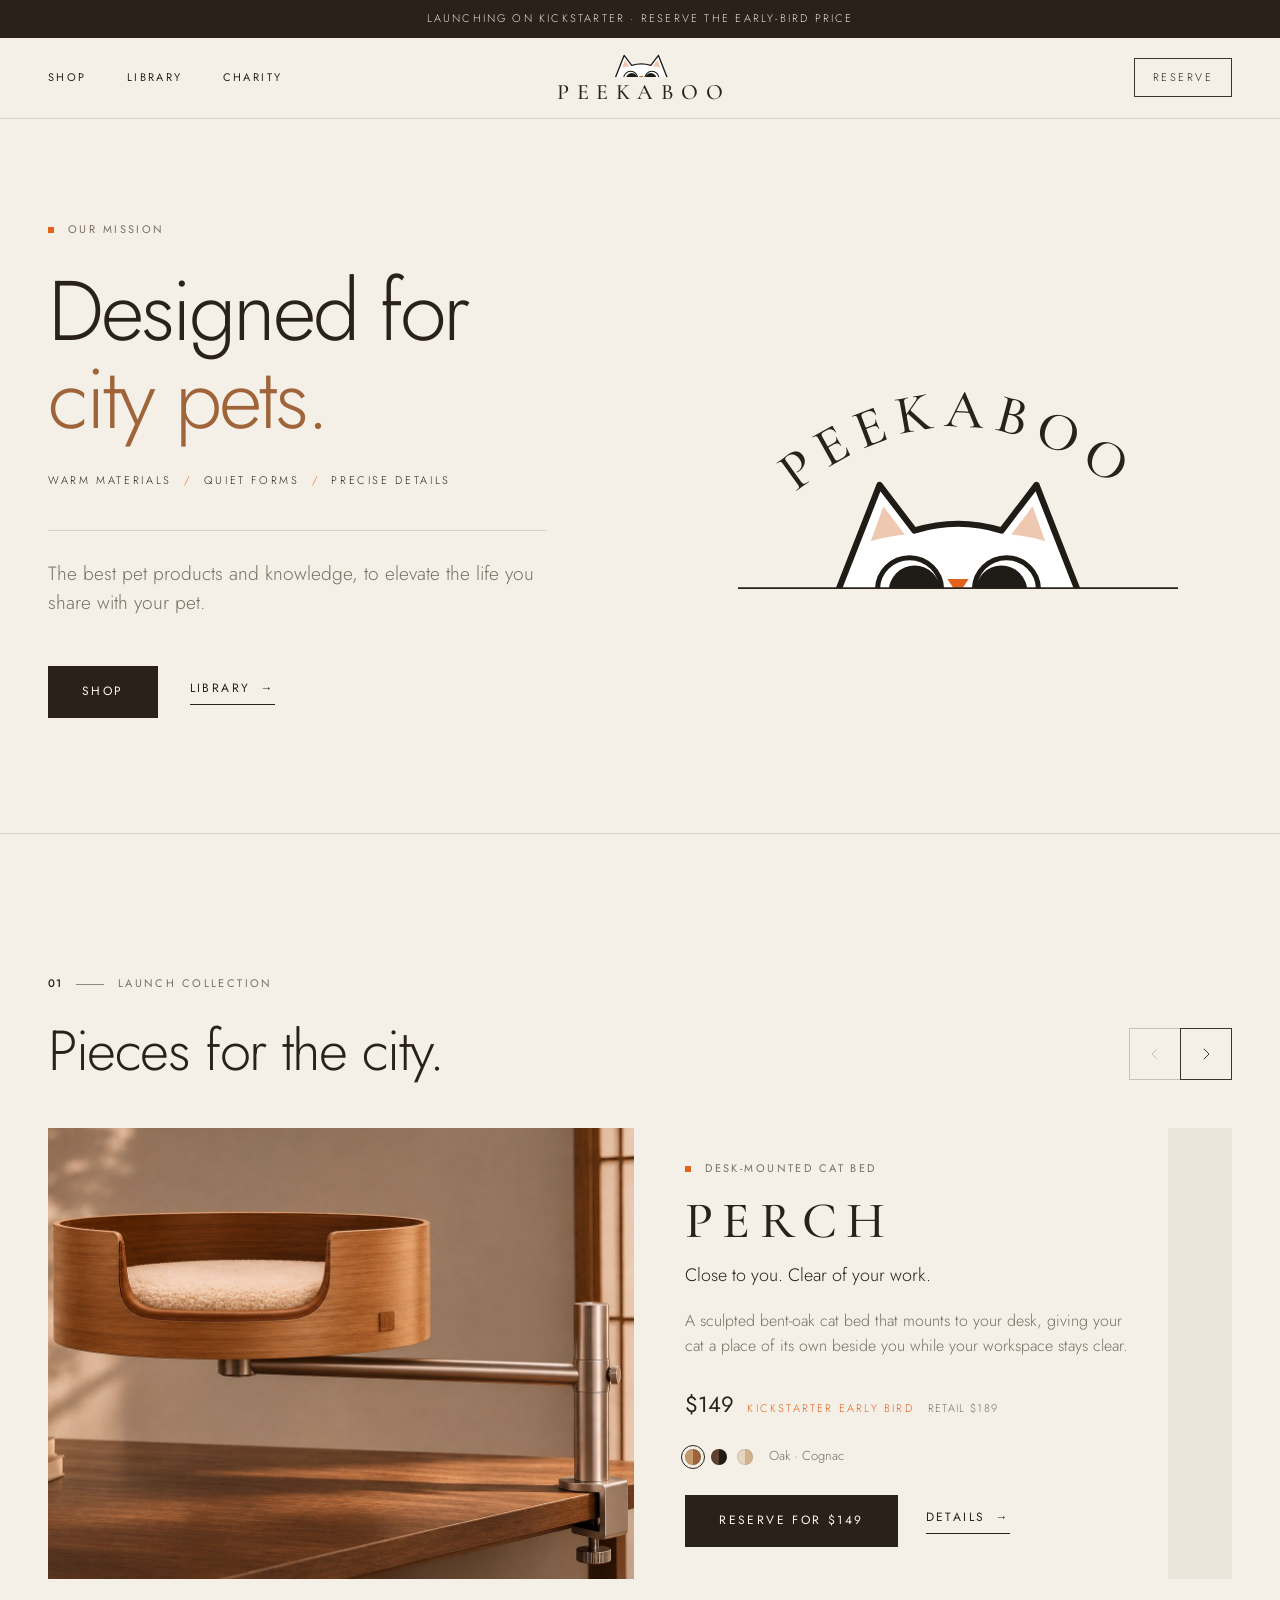
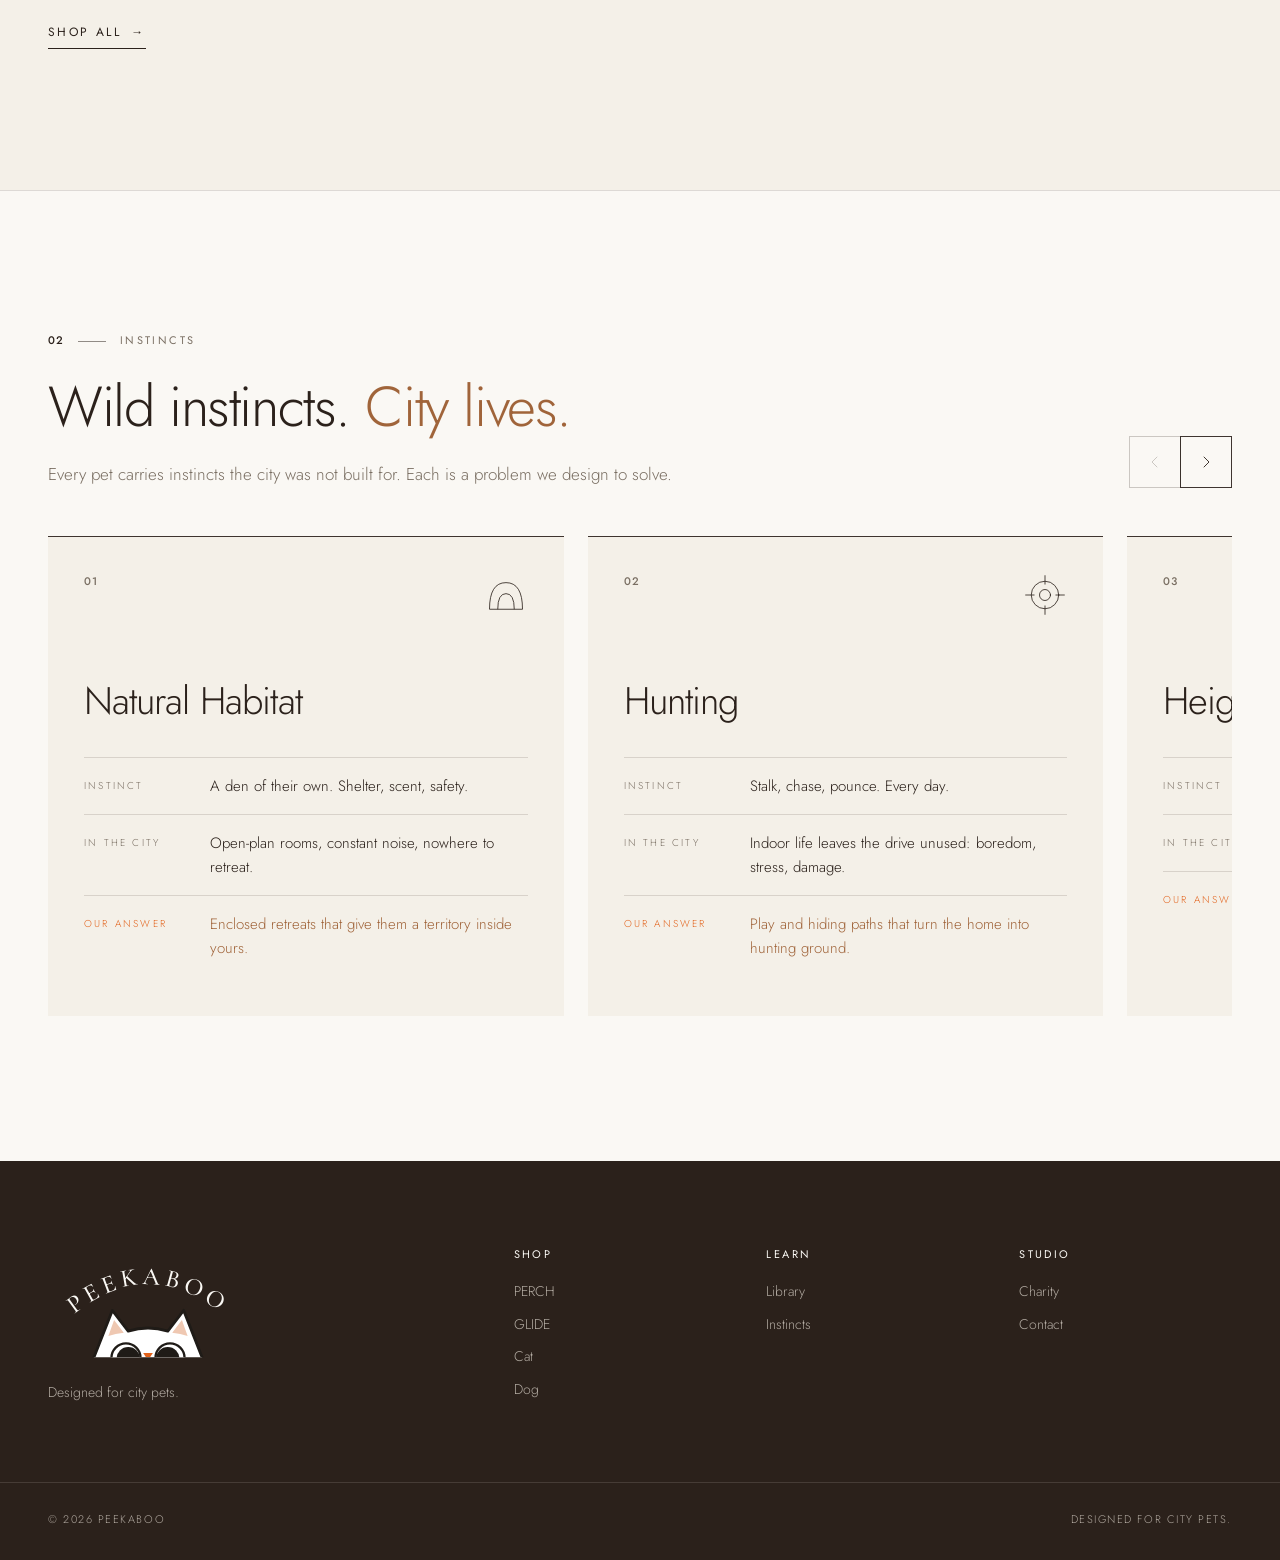
<file: index.html>
<!doctype html>
<html lang="en">
<head>
  <meta charset="utf-8" />
  <meta name="viewport" content="width=device-width, initial-scale=1" />
  <title>PEEKABOO — Designed for City Pets</title>
  <meta name="description" content="PEEKABOO. Designed for city pets. The best pet products and knowledge, to elevate the life you share with your pet." />
  <meta name="theme-color" content="#f4f0e8" />
  <link rel="icon" type="image/svg+xml" href="assets/img/favicon.svg" />
  <link rel="preconnect" href="https://fonts.googleapis.com" />
  <link rel="preconnect" href="https://fonts.gstatic.com" crossorigin />
  <link href="https://fonts.googleapis.com/css2?family=Cormorant+Garamond:wght@500&family=Jost:wght@300;400;500&display=swap" rel="stylesheet" />
  <link rel="stylesheet" href="assets/css/styles.css" />
</head>
<body data-page="home">
  <main id="main">
    <!-- 1. MISSION -->
    <section class="hero">
      <div class="container hero-grid">
        <div class="hero-copy">
          <p class="eyebrow">Our mission</p>
          <h1>Designed for<br /><em>city pets.</em></h1>
          <p class="aesthetic"><span>Warm materials</span><span>Quiet forms</span><span>Precise details</span></p>
          <p class="idea">The best pet products and knowledge, to elevate the life you share with your pet.</p>
          <div class="hero-cta">
            <a href="shop.html" class="btn btn-primary">Shop</a>
            <a href="library.html" class="btn btn-link">Library <span aria-hidden="true">→</span></a>
          </div>
        </div>
        <div class="hero-logo" aria-hidden="true">
          <svg viewBox="0 0 320 174">
            <path id="hero-arc" d="M36 108 Q160 4 284 108" fill="none"/>
            <text text-anchor="middle"><textPath href="#hero-arc" startOffset="50%">PEEKABOO</textPath></text>
            <use href="#peek-cat" x="67" y="91" width="186" height="82"/>
            <line x1="0" y1="173.2" x2="320" y2="173.2" stroke="#2b211b" stroke-width="1.2"/>
          </svg>
        </div>
      </div>
    </section>

    <!-- 2. PRODUCTS -->
    <section class="section rail-section" id="launch" aria-labelledby="products-title">
      <div class="container">
        <div class="rail-head">
          <div>
            <p class="eyebrow"><span class="idx">01</span>Launch collection</p>
            <h2 id="products-title">Pieces for the city.</h2>
          </div>
          <div class="rail-controls">
            <button class="rail-btn" data-rail="launch-rail" data-dir="-1" aria-label="Previous">
              <svg viewBox="0 0 24 24" aria-hidden="true"><path d="M15 5l-7 7 7 7"/></svg>
            </button>
            <button class="rail-btn" data-rail="launch-rail" data-dir="1" aria-label="Next">
              <svg viewBox="0 0 24 24" aria-hidden="true"><path d="M9 5l7 7-7 7"/></svg>
            </button>
          </div>
        </div>
        <div class="rail rail-launch" id="launch-rail" data-launch tabindex="0" aria-label="Launch collection"></div>
        <a href="shop.html" class="btn btn-link rail-more">Shop all <span aria-hidden="true">→</span></a>
      </div>
    </section>

    <!-- 3. INSTINCTS -->
    <section class="section rail-section instincts" id="instincts" aria-labelledby="instincts-title">
      <div class="container">
        <div class="rail-head">
          <div>
            <p class="eyebrow"><span class="idx">02</span>Instincts</p>
            <h2 id="instincts-title">Wild instincts. <em>City lives.</em></h2>
            <p class="section-lede">Every pet carries instincts the city was not built for. Each is a problem we design to solve.</p>
          </div>
          <div class="rail-controls">
            <button class="rail-btn" data-rail="instinct-rail" data-dir="-1" aria-label="Previous">
              <svg viewBox="0 0 24 24" aria-hidden="true"><path d="M15 5l-7 7 7 7"/></svg>
            </button>
            <button class="rail-btn" data-rail="instinct-rail" data-dir="1" aria-label="Next">
              <svg viewBox="0 0 24 24" aria-hidden="true"><path d="M9 5l7 7-7 7"/></svg>
            </button>
          </div>
        </div>
        <div class="rail rail-instincts" id="instinct-rail" tabindex="0" aria-label="Animal instincts">
          <article class="instinct-card">
            <div class="instinct-top">
              <span class="card-idx">01</span>
              <span class="instinct-icon" aria-hidden="true"><svg viewBox="0 0 64 64"><path d="M8 52 Q8 14 32 14 Q56 14 56 52Z"/><path d="M20 52 Q20 30 32 30 Q44 30 44 52"/></svg></span>
            </div>
            <h3>Natural Habitat</h3>
            <dl class="instinct-dl">
              <div><dt>Instinct</dt><dd>A den of their own. Shelter, scent, safety.</dd></div>
              <div><dt>In the city</dt><dd>Open-plan rooms, constant noise, nowhere to retreat.</dd></div>
              <div class="is-answer"><dt>Our answer</dt><dd>Enclosed retreats that give them a territory inside yours.</dd></div>
            </dl>
          </article>
          <article class="instinct-card">
            <div class="instinct-top">
              <span class="card-idx">02</span>
              <span class="instinct-icon" aria-hidden="true"><svg viewBox="0 0 64 64"><circle cx="32" cy="32" r="20"/><circle cx="32" cy="32" r="8"/><path d="M32 4v12M32 48v12M4 32h12M48 32h12"/></svg></span>
            </div>
            <h3>Hunting</h3>
            <dl class="instinct-dl">
              <div><dt>Instinct</dt><dd>Stalk, chase, pounce. Every day.</dd></div>
              <div><dt>In the city</dt><dd>Indoor life leaves the drive unused: boredom, stress, damage.</dd></div>
              <div class="is-answer"><dt>Our answer</dt><dd>Play and hiding paths that turn the home into hunting ground.</dd></div>
            </dl>
          </article>
          <article class="instinct-card">
            <div class="instinct-top">
              <span class="card-idx">03</span>
              <span class="instinct-icon" aria-hidden="true"><svg viewBox="0 0 64 64"><path d="M10 54h44"/><path d="M32 54V12"/><path d="M18 22h28"/><path d="M22 38h20"/></svg></span>
            </div>
            <h3>Height</h3>
            <dl class="instinct-dl">
              <div><dt>Instinct</dt><dd>Watch from above. Feel in control.</dd></div>
              <div><dt>In the city</dt><dd>Small floor plans. No trees, no high ground.</dd></div>
              <div class="is-answer"><dt>Our answer</dt><dd>Vertical pieces with a small footprint. Walls become territory.</dd></div>
            </dl>
          </article>
          <article class="instinct-card">
            <div class="instinct-top">
              <span class="card-idx">04</span>
              <span class="instinct-icon" aria-hidden="true"><svg viewBox="0 0 64 64"><path d="M8 50 C 20 50, 20 30, 32 30 S 44 14, 56 14"/><circle cx="8" cy="50" r="3"/><circle cx="56" cy="14" r="3"/></svg></span>
            </div>
            <h3>Roaming</h3>
            <dl class="instinct-dl">
              <div><dt>Instinct</dt><dd>Explore, sniff, cover ground.</dd></div>
              <div><dt>In the city</dt><dd>Short leashes, busy streets, long hours alone.</dd></div>
              <div class="is-answer"><dt>Our answer</dt><dd>Better daily walks, and calm spaces for the hours between.</dd></div>
            </dl>
          </article>
        </div>
      </div>
    </section>
  </main>

  <script src="assets/js/layout.js"></script>
  <script src="assets/js/products.js"></script>
  <script src="assets/js/app.js"></script>
</body>
</html>
</file>
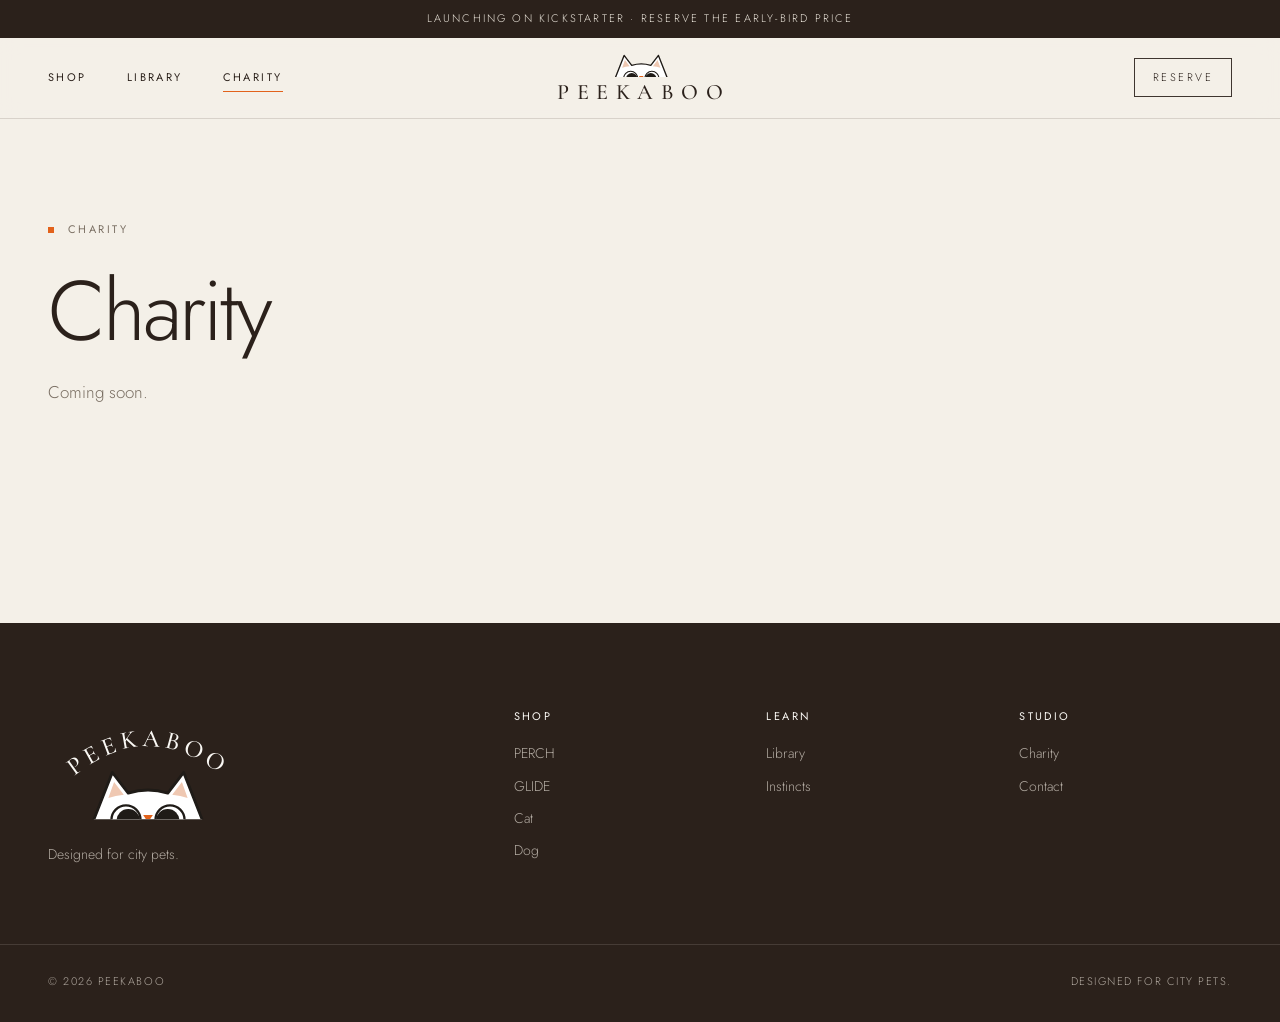
<file: charity.html>
<!doctype html>
<html lang="en">
<head>
  <meta charset="utf-8" />
  <meta name="viewport" content="width=device-width, initial-scale=1" />
  <title>Charity — PEEKABOO</title>
  <meta name="description" content="PEEKABOO charity." />
  <meta name="theme-color" content="#f4f0e8" />
  <link rel="icon" type="image/svg+xml" href="assets/img/favicon.svg" />
  <link rel="preconnect" href="https://fonts.googleapis.com" />
  <link rel="preconnect" href="https://fonts.gstatic.com" crossorigin />
  <link href="https://fonts.googleapis.com/css2?family=Cormorant+Garamond:wght@500&family=Jost:wght@300;400;500&display=swap" rel="stylesheet" />
  <link rel="stylesheet" href="assets/css/styles.css" />
</head>
<body data-page="charity">
  <main id="main">
    <section class="page-head page-blank">
      <div class="container">
        <p class="eyebrow">Charity</p>
        <h1>Charity</h1>
        <p class="section-lede">Coming soon.</p>
      </div>
    </section>
  </main>

  <script src="assets/js/layout.js"></script>
  <script src="assets/js/products.js"></script>
  <script src="assets/js/app.js"></script>
</body>
</html>
</file>
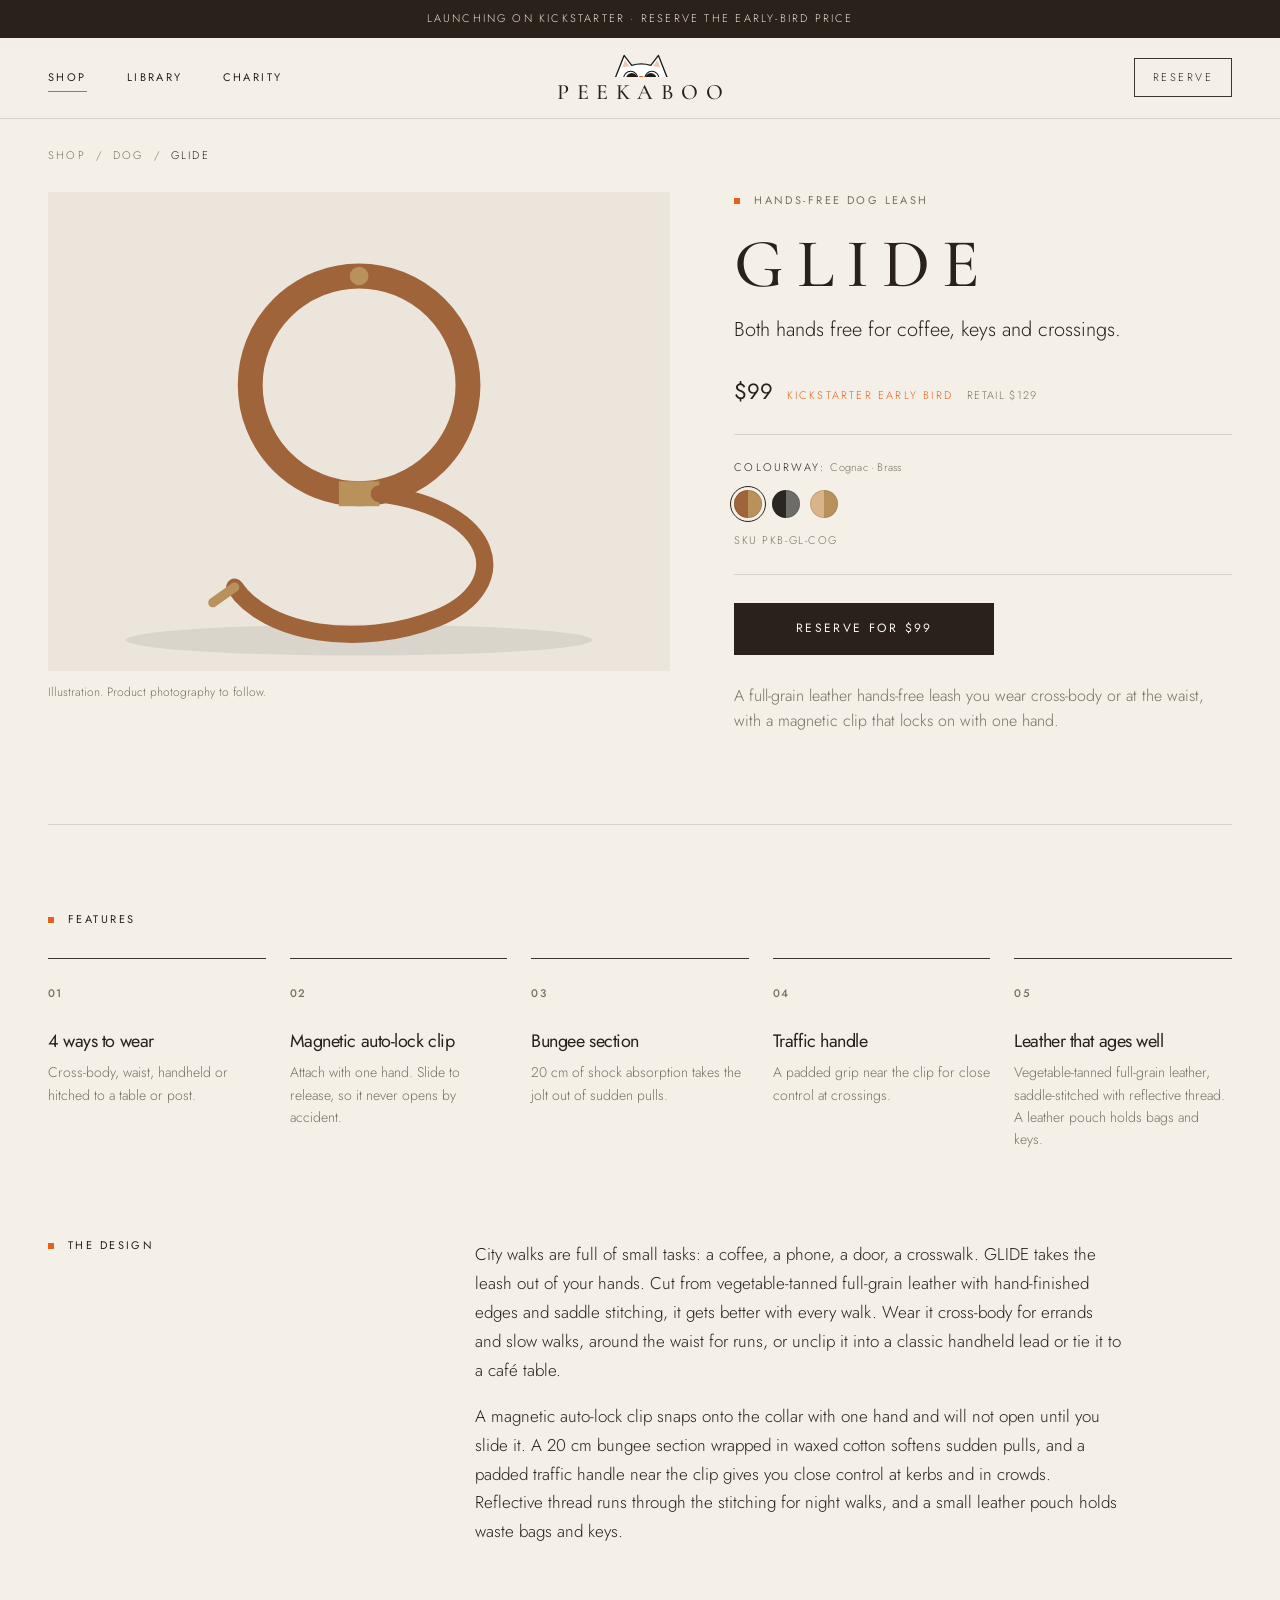
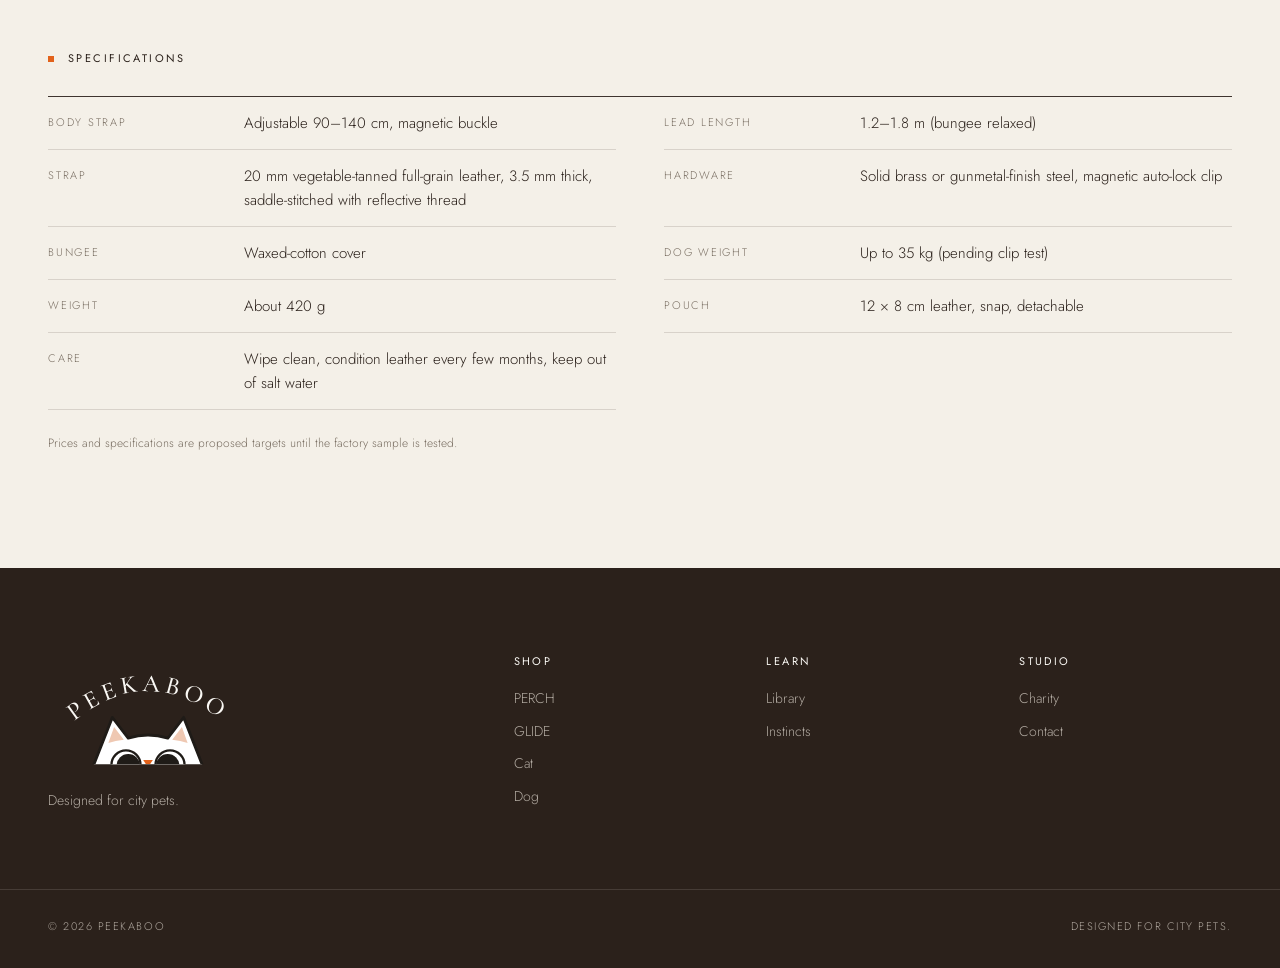
<file: glide.html>
<!doctype html>
<html lang="en">
<head>
  <meta charset="utf-8" />
  <meta name="viewport" content="width=device-width, initial-scale=1" />
  <title>GLIDE hands-free dog leash — PEEKABOO</title>
  <meta name="description" content="GLIDE hands-free dog leash by PEEKABOO. Wear it cross-body or at the waist. Full-grain leather, magnetic one-hand clip, bungee shock absorber and traffic handle." />
  <meta name="theme-color" content="#f4f0e8" />
  <link rel="icon" type="image/svg+xml" href="assets/img/favicon.svg" />
  <link rel="preconnect" href="https://fonts.googleapis.com" />
  <link rel="preconnect" href="https://fonts.gstatic.com" crossorigin />
  <link href="https://fonts.googleapis.com/css2?family=Cormorant+Garamond:wght@500&family=Jost:wght@300;400;500&display=swap" rel="stylesheet" />
  <link rel="stylesheet" href="assets/css/styles.css" />
</head>
<body data-page="shop">
  <main id="main" class="pdp-page" data-product-page="glide"></main>

  <script src="assets/js/layout.js"></script>
  <script src="assets/js/products.js"></script>
  <script src="assets/js/app.js"></script>
</body>
</html>
</file>
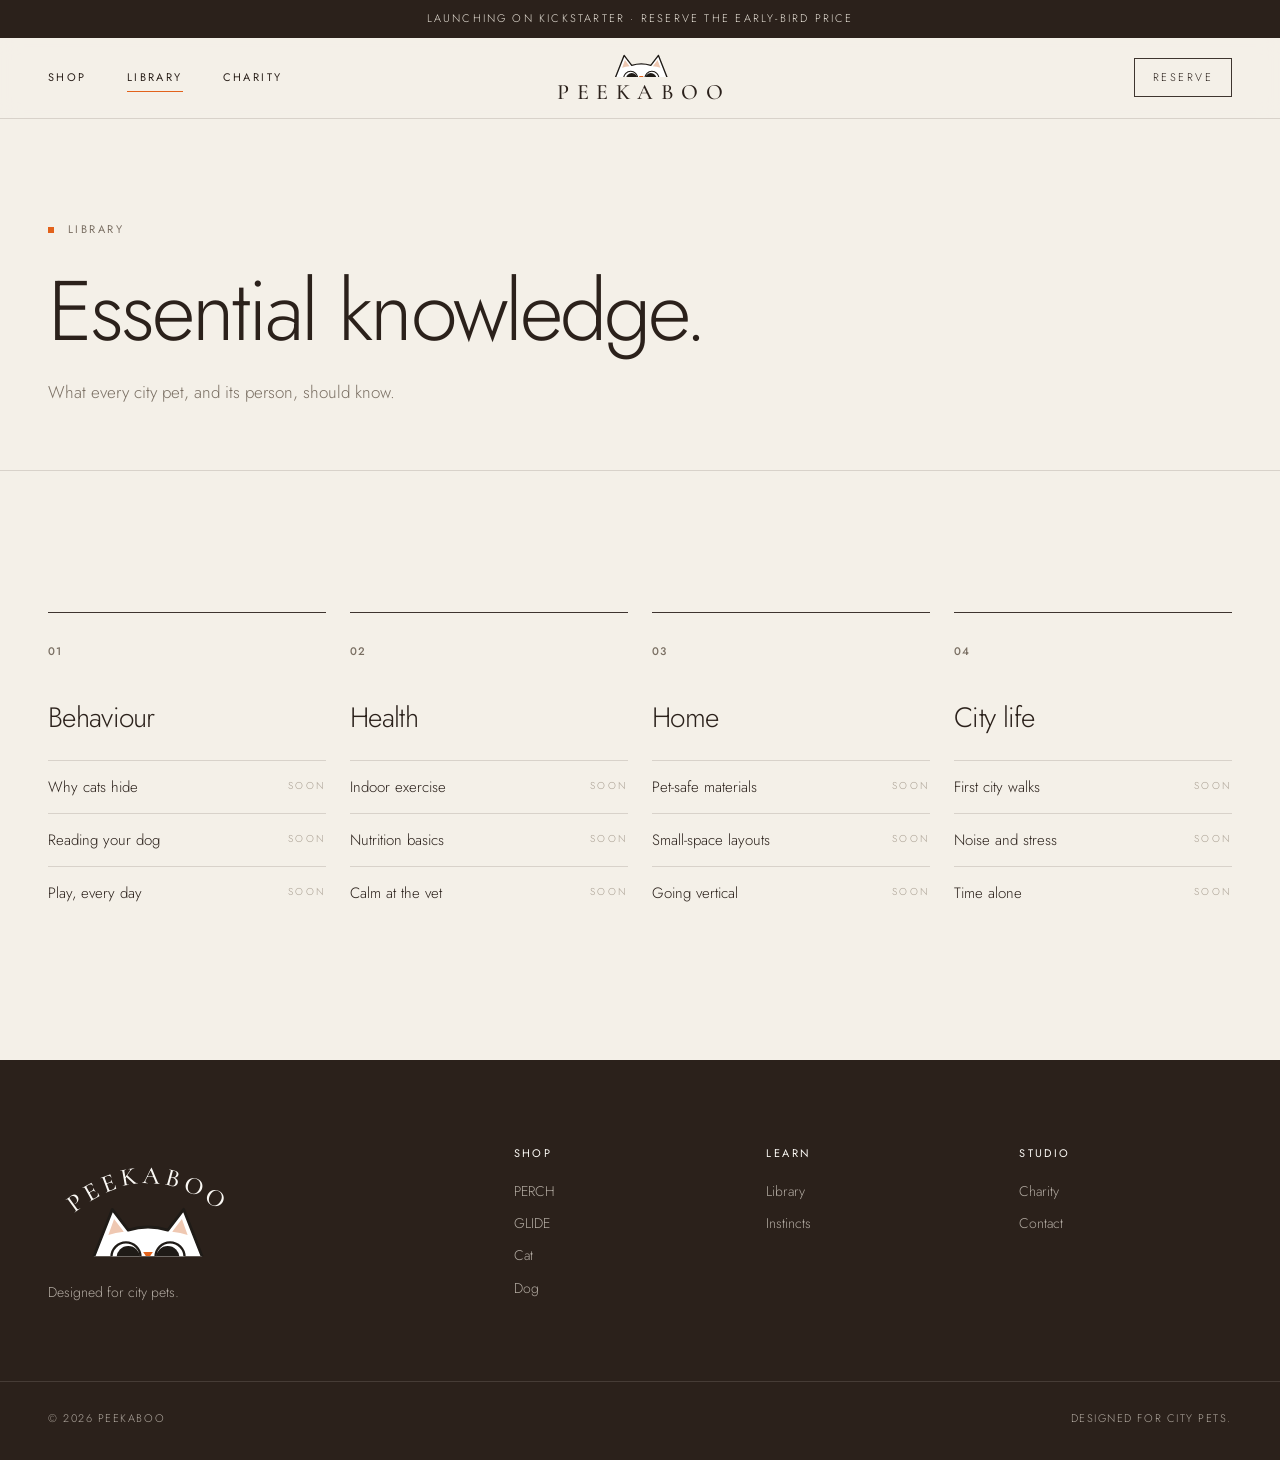
<file: library.html>
<!doctype html>
<html lang="en">
<head>
  <meta charset="utf-8" />
  <meta name="viewport" content="width=device-width, initial-scale=1" />
  <title>Library — PEEKABOO</title>
  <meta name="description" content="Essential knowledge for city pets." />
  <meta name="theme-color" content="#f4f0e8" />
  <link rel="icon" type="image/svg+xml" href="assets/img/favicon.svg" />
  <link rel="preconnect" href="https://fonts.googleapis.com" />
  <link rel="preconnect" href="https://fonts.gstatic.com" crossorigin />
  <link href="https://fonts.googleapis.com/css2?family=Cormorant+Garamond:wght@500&family=Jost:wght@300;400;500&display=swap" rel="stylesheet" />
  <link rel="stylesheet" href="assets/css/styles.css" />
</head>
<body data-page="library">
  <main id="main">
    <section class="page-head">
      <div class="container">
        <p class="eyebrow">Library</p>
        <h1>Essential knowledge.</h1>
        <p class="section-lede">What every city pet, and its person, should know.</p>
      </div>
    </section>

    <section class="section library">
      <div class="container topic-grid">
          <section class="topic" aria-labelledby="t1">
            <span class="card-idx">01</span>
            <h2 id="t1">Behaviour</h2>
            <ul>
              <li><span>Why cats hide</span><em>Soon</em></li>
              <li><span>Reading your dog</span><em>Soon</em></li>
              <li><span>Play, every day</span><em>Soon</em></li>
            </ul>
          </section>
          <section class="topic" aria-labelledby="t2">
            <span class="card-idx">02</span>
            <h2 id="t2">Health</h2>
            <ul>
              <li><span>Indoor exercise</span><em>Soon</em></li>
              <li><span>Nutrition basics</span><em>Soon</em></li>
              <li><span>Calm at the vet</span><em>Soon</em></li>
            </ul>
          </section>
          <section class="topic" aria-labelledby="t3">
            <span class="card-idx">03</span>
            <h2 id="t3">Home</h2>
            <ul>
              <li><span>Pet-safe materials</span><em>Soon</em></li>
              <li><span>Small-space layouts</span><em>Soon</em></li>
              <li><span>Going vertical</span><em>Soon</em></li>
            </ul>
          </section>
          <section class="topic" aria-labelledby="t4">
            <span class="card-idx">04</span>
            <h2 id="t4">City life</h2>
            <ul>
              <li><span>First city walks</span><em>Soon</em></li>
              <li><span>Noise and stress</span><em>Soon</em></li>
              <li><span>Time alone</span><em>Soon</em></li>
            </ul>
          </section>
      </div>
    </section>
  </main>

  <script src="assets/js/layout.js"></script>
  <script src="assets/js/products.js"></script>
  <script src="assets/js/app.js"></script>
</body>
</html>
</file>
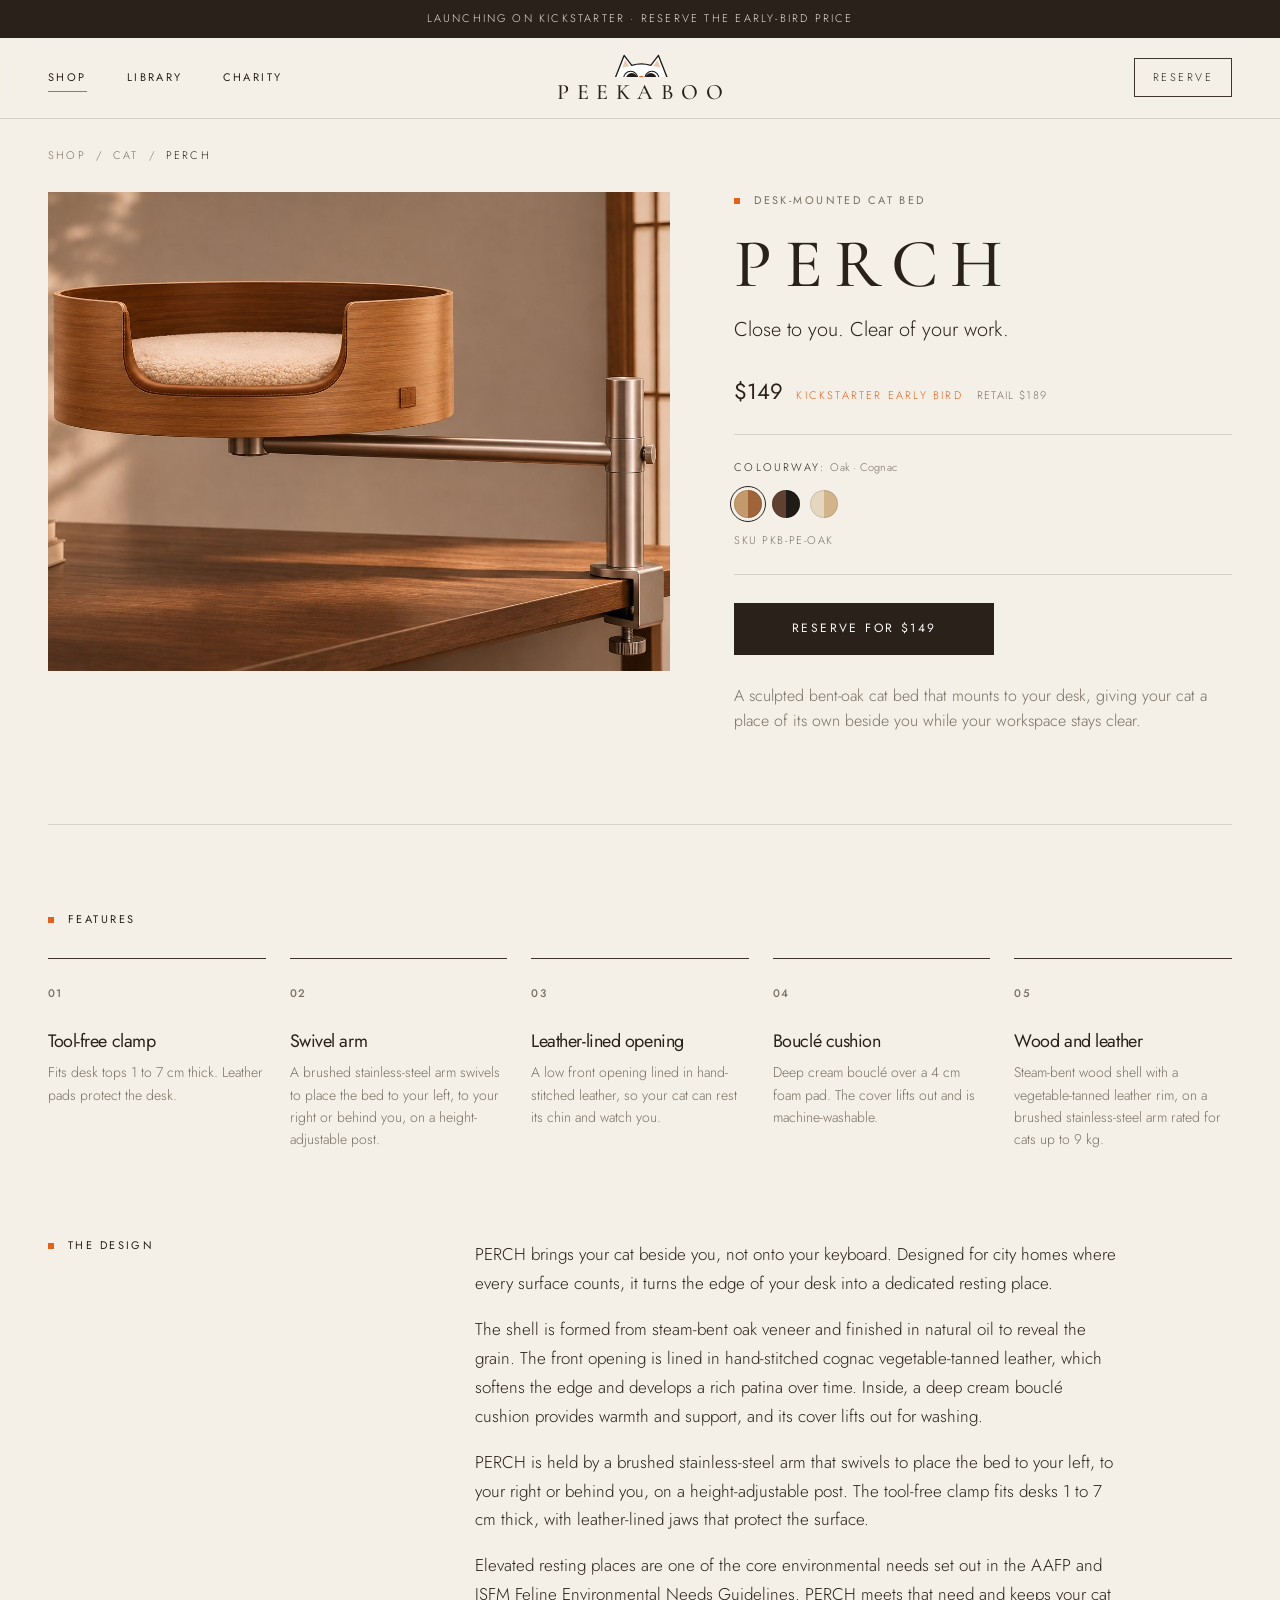
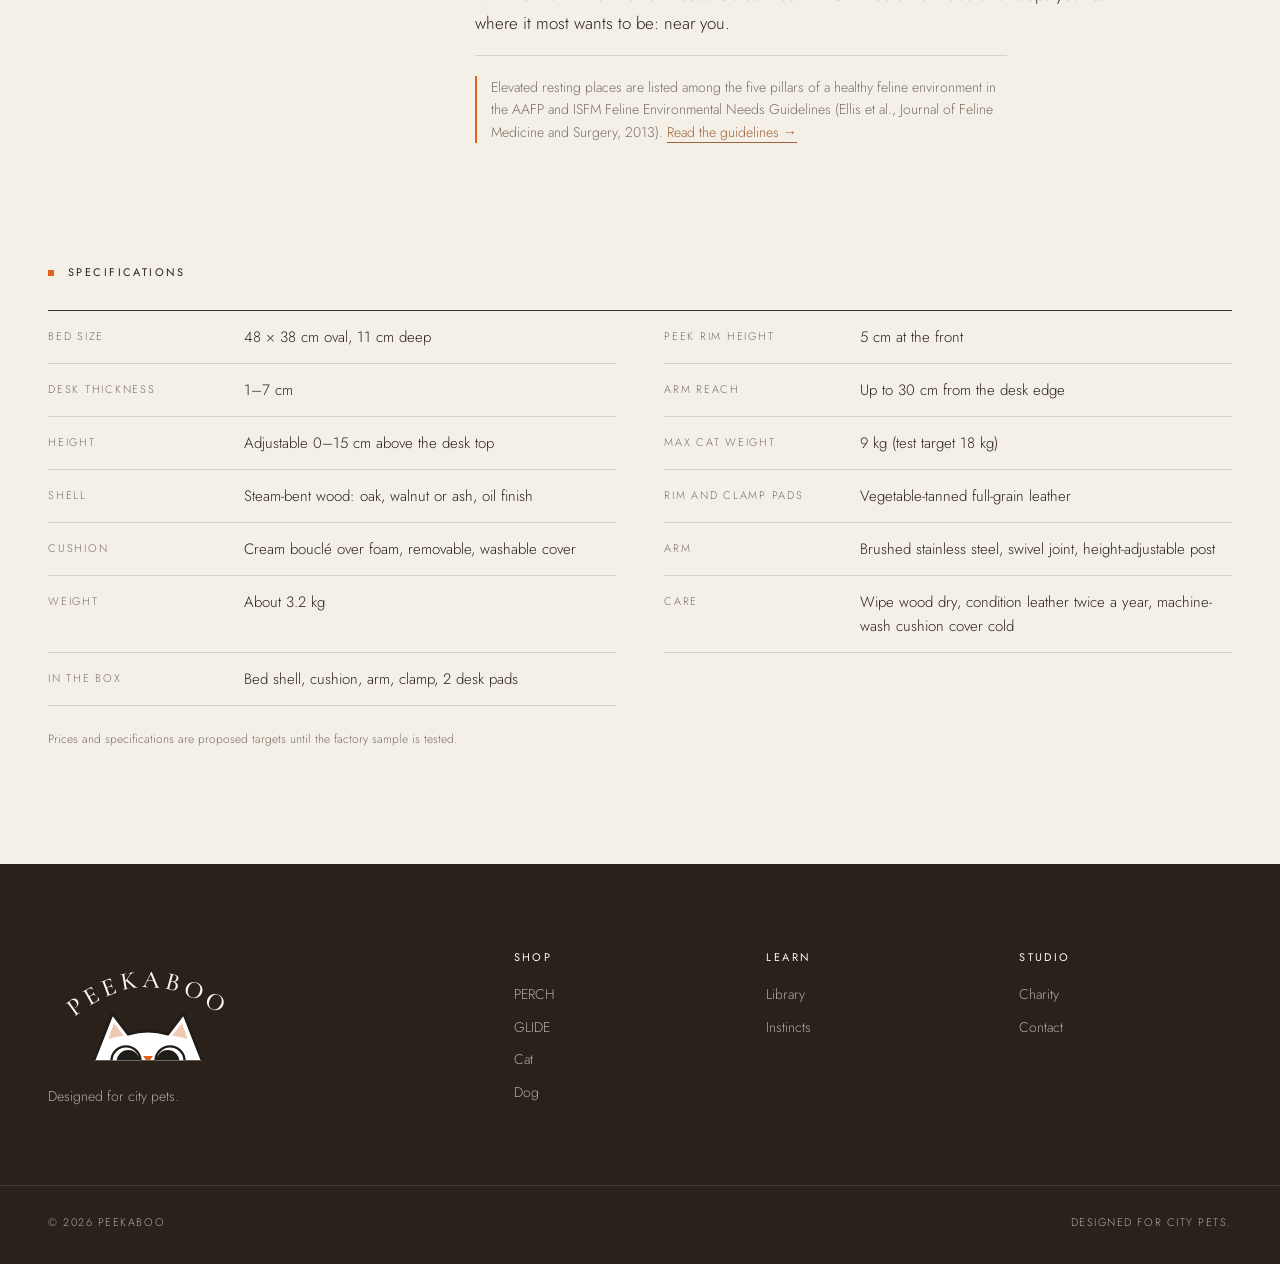
<file: perch.html>
<!doctype html>
<html lang="en">
<head>
  <meta charset="utf-8" />
  <meta name="viewport" content="width=device-width, initial-scale=1" />
  <title>PERCH desk cat bed — PEEKABOO</title>
  <meta name="description" content="PERCH desk cat bed by PEEKABOO. Clamp-on, swing-out cat bed that keeps your cat close and off your keyboard. Bent oak, walnut or ash with a leather rim and bouclé cushion." />
  <meta name="theme-color" content="#f4f0e8" />
  <link rel="icon" type="image/svg+xml" href="assets/img/favicon.svg" />
  <link rel="preconnect" href="https://fonts.googleapis.com" />
  <link rel="preconnect" href="https://fonts.gstatic.com" crossorigin />
  <link href="https://fonts.googleapis.com/css2?family=Cormorant+Garamond:wght@500&family=Jost:wght@300;400;500&display=swap" rel="stylesheet" />
  <link rel="stylesheet" href="assets/css/styles.css" />
</head>
<body data-page="shop">
  <main id="main" class="pdp-page" data-product-page="perch"></main>

  <script src="assets/js/layout.js"></script>
  <script src="assets/js/products.js"></script>
  <script src="assets/js/app.js"></script>
</body>
</html>
</file>
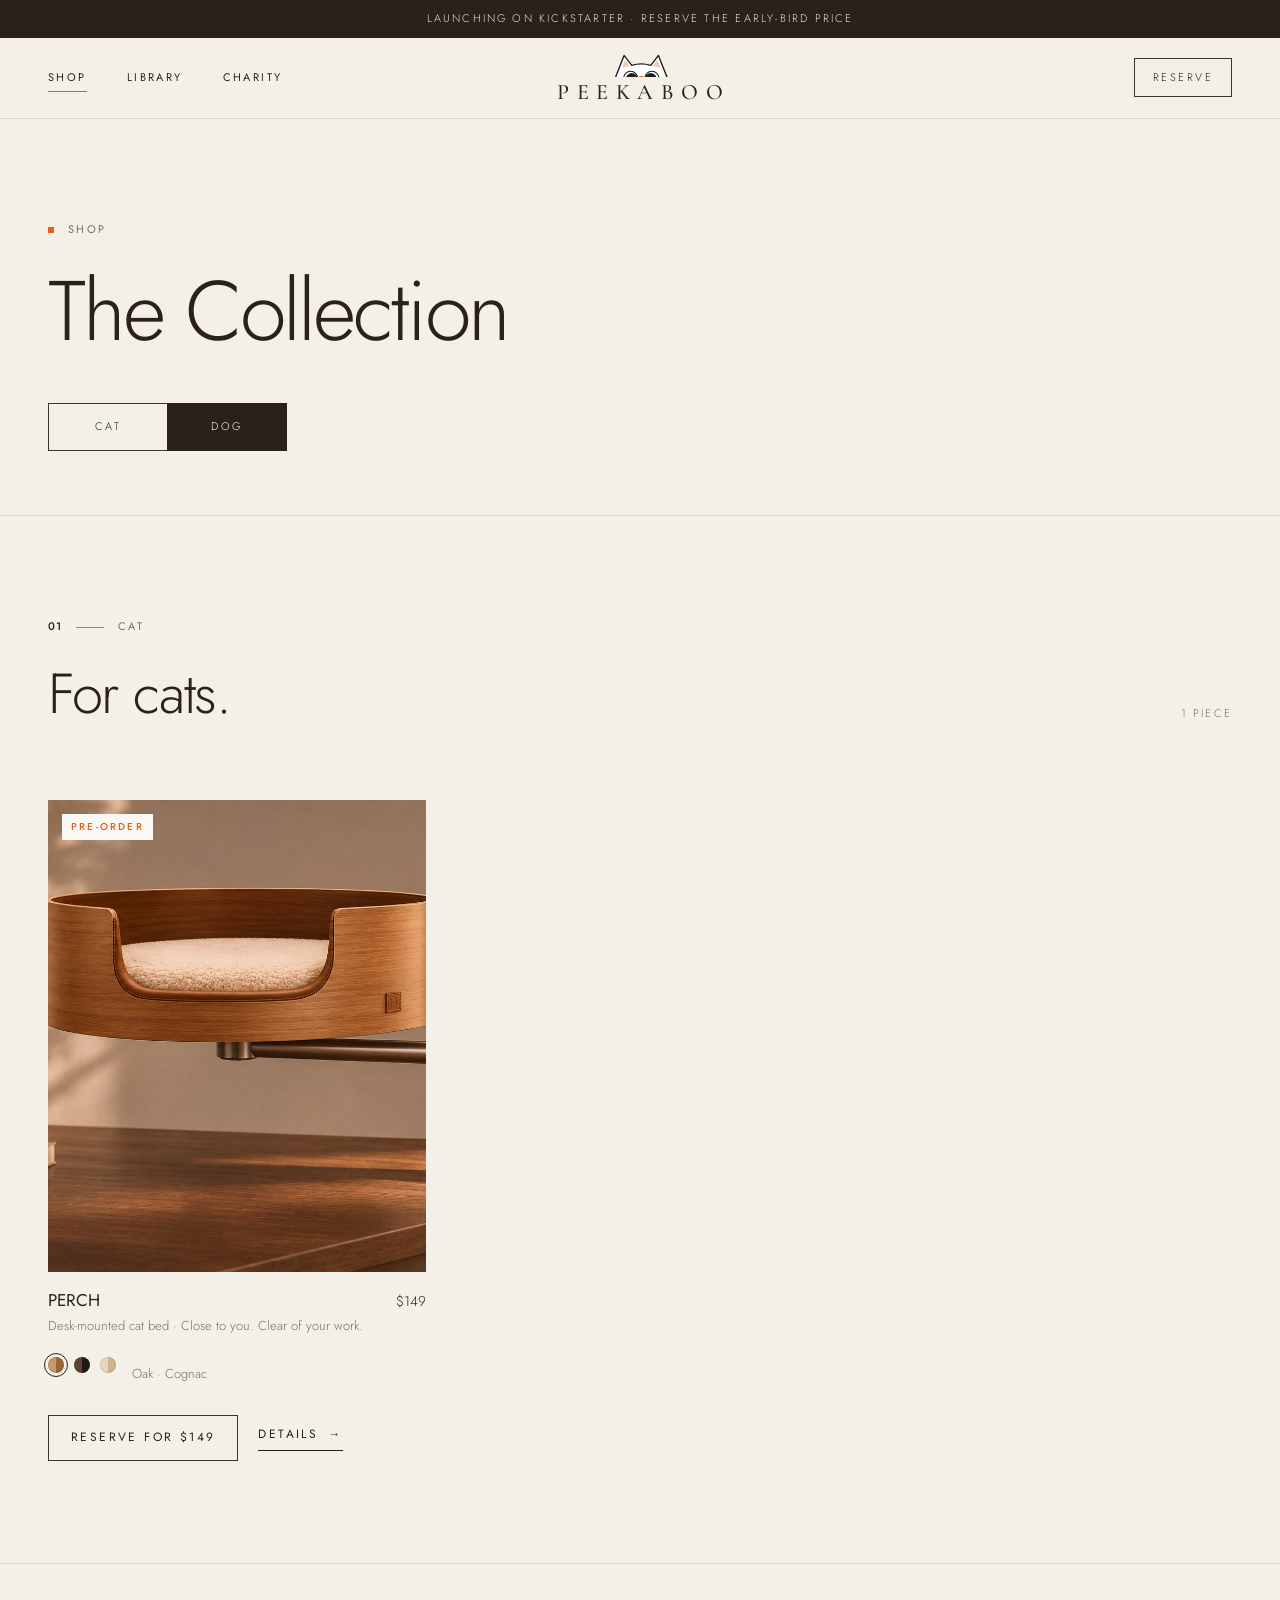
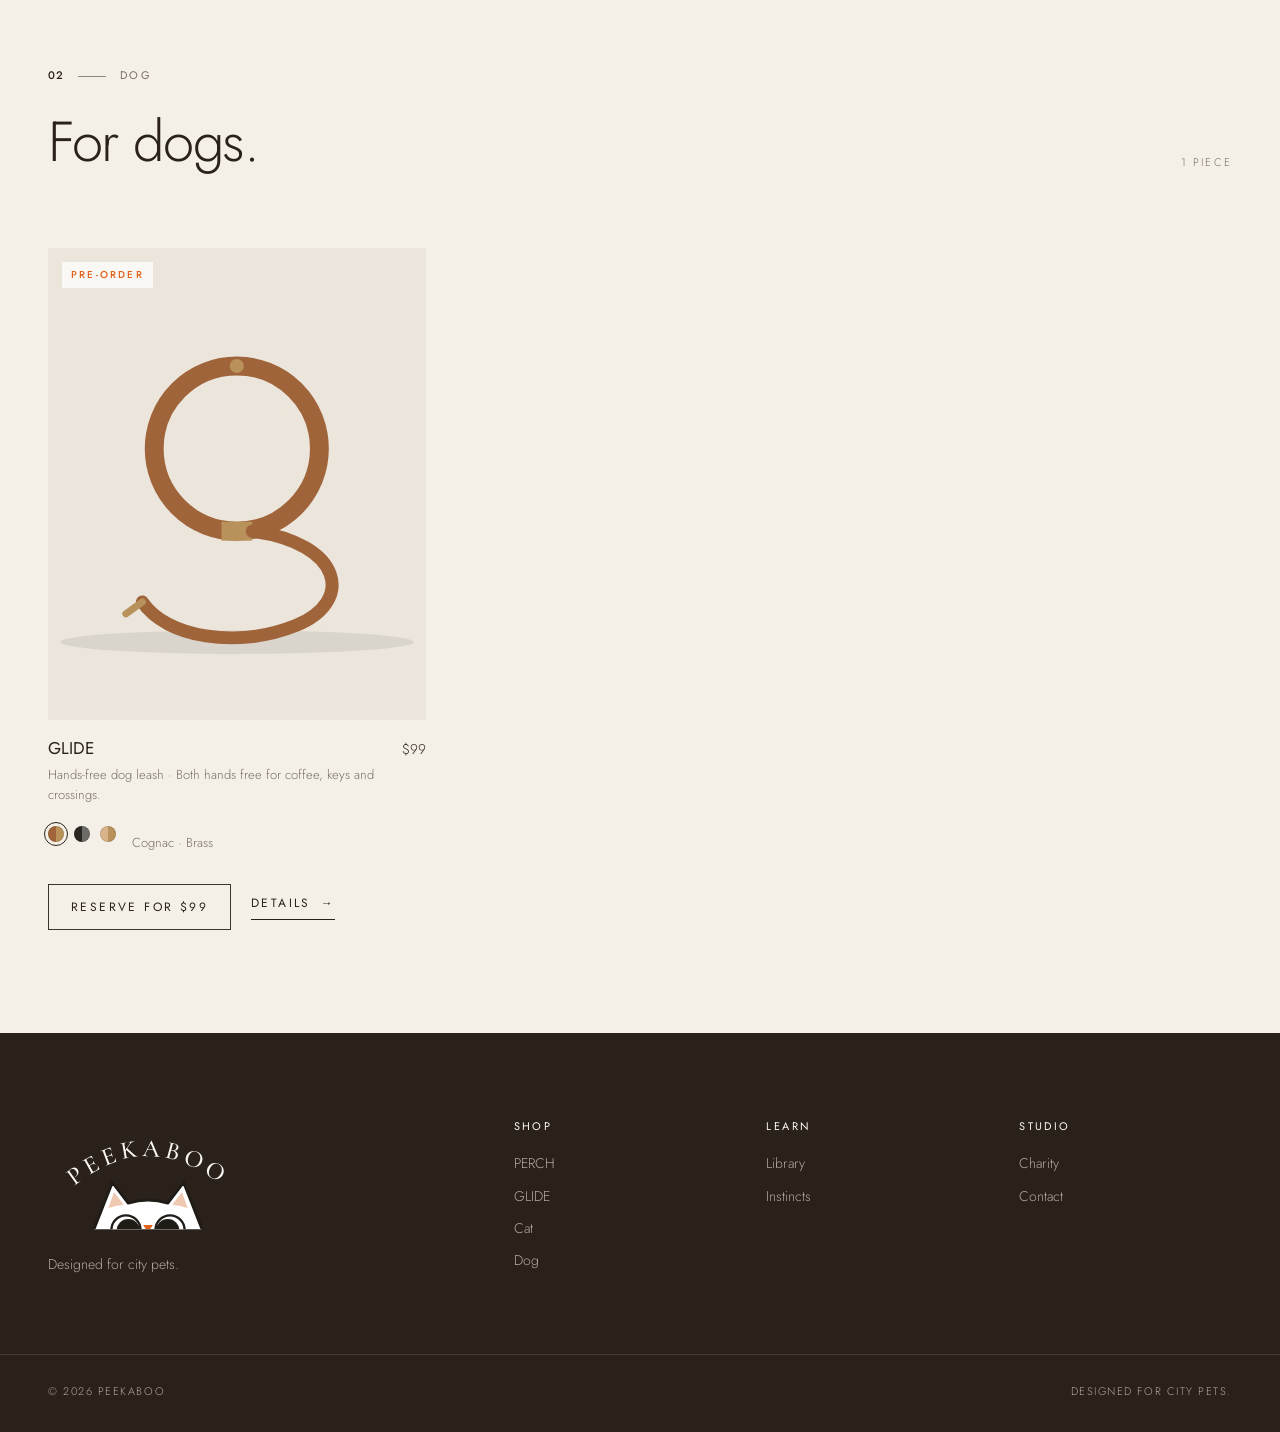
<file: shop.html>
<!doctype html>
<html lang="en">
<head>
  <meta charset="utf-8" />
  <meta name="viewport" content="width=device-width, initial-scale=1" />
  <title>Shop — PEEKABOO</title>
  <meta name="description" content="Shop PEEKABOO for cats and dogs." />
  <meta name="theme-color" content="#f4f0e8" />
  <link rel="icon" type="image/svg+xml" href="assets/img/favicon.svg" />
  <link rel="preconnect" href="https://fonts.googleapis.com" />
  <link rel="preconnect" href="https://fonts.gstatic.com" crossorigin />
  <link href="https://fonts.googleapis.com/css2?family=Cormorant+Garamond:wght@500&family=Jost:wght@300;400;500&display=swap" rel="stylesheet" />
  <link rel="stylesheet" href="assets/css/styles.css" />
</head>
<body data-page="shop">
  <main id="main">
    <section class="page-head">
      <div class="container">
        <p class="eyebrow">Shop</p>
        <h1>The Collection</h1>
        <nav class="subnav" aria-label="Shop by pet">
          <a href="#cat" class="is-active">Cat</a>
          <a href="#dog">Dog</a>
        </nav>
      </div>
    </section>

    <section class="pet-section" id="cat" aria-labelledby="cat-title">
      <div class="container">
        <div class="section-head pet-head">
          <p class="eyebrow"><span class="idx">01</span>Cat</p>
          <h2 id="cat-title">For cats.</h2>
          <p class="result-count" data-count="cat"></p>
        </div>
        <div class="product-grid" data-products="cat"></div>
      </div>
    </section>

    <section class="pet-section" id="dog" aria-labelledby="dog-title">
      <div class="container">
        <div class="section-head pet-head">
          <p class="eyebrow"><span class="idx">02</span>Dog</p>
          <h2 id="dog-title">For dogs.</h2>
          <p class="result-count" data-count="dog"></p>
        </div>
        <div class="product-grid" data-products="dog"></div>
      </div>
    </section>
  </main>

  <script src="assets/js/layout.js"></script>
  <script src="assets/js/products.js"></script>
  <script src="assets/js/app.js"></script>
</body>
</html>
</file>
<file: assets/css/styles.css>
/* ==========================================================================
   PEEKABOO — Smart design, for city pets.
   Direction: Japanese restraint + German precision. Warm, clean, material:
   cream, cognac leather, oak, walnut — and one controlled note of orange.
   ========================================================================== */
:root {
  /* Materials */
  --cream: #f4f0e8;
  --paper: #faf8f4;
  --bone: #e9e3d9;
  --stone: #d9d1c5;
  --greige: #a89e91;
  --oak: #cdae84;
  --cognac: #a0643a;
  --saddle: #6e4326;
  --walnut: #5e4130;
  --espresso: #2b211b;
  --orange: #e2621b;
  --orange-deep: #c9541a;

  /* Roles */
  --bg: var(--cream);
  --surface: var(--paper);
  --text: var(--espresso);
  --muted: #7a6f63;
  --line: rgba(43, 33, 27, 0.14);
  --line-strong: rgba(43, 33, 27, 0.9);
  --art-bg: #ebe5db;

  --font-body: "Jost", "Helvetica Neue", Helvetica, Arial, sans-serif;
  --font-mark: "Cormorant Garamond", "Times New Roman", serif;

  --container: 1280px;
  --gutter: clamp(16px, 4vw, 48px);
  --section: clamp(88px, 11vw, 160px);
  --ease: cubic-bezier(0.2, 0.7, 0.2, 1);
}

/* ==========================================================================
   Base
   ========================================================================== */
*, *::before, *::after { box-sizing: border-box; }
[hidden] { display: none !important; }
html { scroll-behavior: smooth; scroll-padding-top: 84px; -webkit-text-size-adjust: 100%; }
body {
  margin: 0;
  background: var(--bg);
  color: var(--text);
  font-family: var(--font-body);
  font-weight: 300;
  font-size: 16px;
  line-height: 1.6;
  -webkit-font-smoothing: antialiased;
  overflow-x: hidden;
}
body.no-scroll { overflow: hidden; }
img, svg { display: block; max-width: 100%; }
a { color: inherit; text-decoration: none; }
button { font: inherit; color: inherit; background: none; border: 0; padding: 0; cursor: pointer; border-radius: 0; }
h1, h2, h3, h4 { font-family: var(--font-body); font-weight: 300; line-height: 1.05; margin: 0; letter-spacing: -0.025em; }
h1 em, h2 em { font-style: normal; color: var(--cognac); }
p { margin: 0 0 1em; }
:focus-visible { outline: 1px solid var(--orange); outline-offset: 3px; }
::selection { background: var(--orange); color: var(--paper); }

.container { width: 100%; max-width: var(--container); margin: 0 auto; padding: 0 var(--gutter); }
.visually-hidden { position: absolute !important; width: 1px; height: 1px; overflow: hidden; clip: rect(0 0 0 0); white-space: nowrap; }
.skip-link { position: absolute; left: 12px; top: -60px; background: var(--espresso); color: var(--paper); padding: 10px 16px; z-index: 100; }
.skip-link:focus { top: 12px; }

/* Labels: small caps tracking, with an index number */
.eyebrow {
  display: flex; align-items: center; gap: 14px;
  font-size: 11px; letter-spacing: 0.22em; text-transform: uppercase; font-weight: 400;
  color: var(--muted); margin-bottom: 28px;
}
.eyebrow::before { content: ""; width: 6px; height: 6px; background: var(--orange); flex: none; }
.eyebrow .idx { color: var(--text); font-weight: 500; letter-spacing: .08em; }
.eyebrow:has(.idx)::before { display: none; }
.eyebrow .idx::after { content: ""; display: inline-block; width: 28px; height: 1px; background: currentColor; vertical-align: middle; margin-left: 14px; opacity: .5; }
.eyebrow-light { color: rgba(244, 240, 232, .6); }
.eyebrow-light .idx { color: var(--paper); }

/* Buttons */
.btn {
  display: inline-flex; align-items: center; justify-content: center; gap: 10px;
  min-height: 52px; padding: 0 34px;
  font-size: 12px; letter-spacing: 0.2em; text-transform: uppercase; font-weight: 400;
  transition: background .3s var(--ease), color .3s var(--ease), border-color .3s var(--ease);
}
.btn-primary { background: var(--espresso); color: var(--paper); }
.btn-primary:hover { background: var(--orange); }
.btn-outline { border: 1px solid var(--line-strong); }
.btn-outline:hover { background: var(--espresso); color: var(--paper); }
.btn-link { padding: 0 0 6px; min-height: auto; border-bottom: 1px solid currentColor; }
.btn-link span { transition: transform .3s var(--ease); display: inline-block; }
.btn-link:hover { color: var(--cognac); }
.btn-link:hover span { transform: translateX(4px); }
.btn-block { width: 100%; }
.text-btn { font-size: 12px; letter-spacing: 0.14em; text-transform: uppercase; border-bottom: 1px solid var(--line); padding-bottom: 3px; transition: border-color .2s, color .2s; }
.text-btn:hover { border-color: var(--orange); color: var(--orange); }

.icon-btn { width: 44px; height: 44px; display: inline-grid; place-items: center; position: relative; transition: color .2s; }
.icon-btn:hover { color: var(--cognac); }
.icon-btn svg { width: 21px; height: 21px; fill: none; stroke: currentColor; stroke-width: 1.2; stroke-linecap: square; stroke-linejoin: miter; }

/* ==========================================================================
   Header
   ========================================================================== */
.announce {
  background: var(--espresso); color: var(--bone);
  text-align: center; font-size: 11px; letter-spacing: 0.2em; text-transform: uppercase;
  padding: 10px var(--gutter);
}
.site-header {
  position: sticky; top: 0; z-index: 40;
  background: rgba(244, 240, 232, 0.94);
  backdrop-filter: blur(10px); -webkit-backdrop-filter: blur(10px);
  border-bottom: 1px solid var(--line);
}
.header-inner { display: grid; grid-template-columns: 1fr auto 1fr; align-items: center; height: 80px; }
.logo { display: inline-flex; flex-direction: column; align-items: center; justify-self: center; line-height: 1; grid-column: 2; grid-row: 1; }
.logo-cat { width: 56px; height: auto; aspect-ratio: 132 / 58; margin-bottom: 4px; transition: transform .5s var(--ease); }
.logo:hover .logo-cat { transform: translateY(-3px); }
.logo-word { font-family: var(--font-mark); font-size: 22px; letter-spacing: 0.34em; font-weight: 500; margin-right: -0.34em; }

.main-nav { display: flex; gap: 40px; grid-column: 1; justify-self: start; grid-row: 1; font-size: 11px; letter-spacing: 0.22em; text-transform: uppercase; font-weight: 400; }
.main-nav a { position: relative; padding: 6px 0; }
.main-nav a::after { content: ""; position: absolute; left: 0; right: 0; bottom: 0; height: 1px; background: var(--orange); transform: scaleX(0); transform-origin: left; transition: transform .4s var(--ease); }
.main-nav a:hover::after, .main-nav a[aria-current]::after { transform: scaleX(1); }
.header-actions { grid-column: 3; justify-self: end; display: flex; gap: 2px; }
.menu-toggle { display: none; }


.mobile-nav { display: flex; flex-direction: column; padding: 8px var(--gutter) 24px; border-top: 1px solid var(--line); }
.mobile-nav a { font-size: 24px; font-weight: 300; padding: 14px 0; border-bottom: 1px solid var(--line); }

/* ==========================================================================
   Hero
   ========================================================================== */
.hero { padding: clamp(48px, 8vw, 120px) 0 clamp(64px, 9vw, 130px); }
.hero-grid { display: grid; grid-template-columns: 1fr 1fr; gap: clamp(32px, 7vw, 120px); align-items: center; }
.hero h1 { font-size: clamp(46px, 6.6vw, 96px); margin-bottom: 32px; letter-spacing: -0.035em; }
.lede { font-size: clamp(16px, 1.3vw, 18px); color: var(--muted); max-width: 30em; margin-bottom: 48px; }
.hero-cta { display: flex; flex-wrap: wrap; gap: 32px; align-items: center; }
.hero-logo { justify-self: center; width: 100%; max-width: 440px; }
.hero-logo svg { width: 100%; height: auto; overflow: visible; }
.hero-logo text { font-family: var(--font-mark); font-weight: 500; font-size: 40px; letter-spacing: 7px; fill: var(--espresso); }

/* ==========================================================================
   Sections
   ========================================================================== */
.section { padding: var(--section) 0; }
.section-head { max-width: 720px; margin-bottom: clamp(48px, 6vw, 88px); }
.section-head.center { text-align: center; margin-left: auto; margin-right: auto; }
.section-head.center .eyebrow { justify-content: center; }
.section-head h2, .shop-head h2 { font-size: clamp(34px, 4.4vw, 60px); }
.section-lede { margin-top: 24px; font-size: 17px; color: var(--muted); max-width: 34em; }

/* Shop */
.shop-head { display: flex; justify-content: space-between; align-items: flex-end; gap: 24px; flex-wrap: wrap; margin-bottom: 36px; }
.shop-controls { display: flex; gap: 16px; align-items: center; flex-wrap: wrap; }
.chip-group { display: flex; gap: 0; flex-wrap: wrap; }
.chip {
  min-height: 40px; padding: 0 18px; border: 1px solid var(--line); margin-left: -1px;
  font-size: 11px; letter-spacing: .18em; text-transform: uppercase; font-weight: 400;
  transition: background .25s var(--ease), color .25s var(--ease);
}
.chip:first-child { margin-left: 0; }
.chip:hover { color: var(--cognac); }
.chip.is-active { background: var(--espresso); border-color: var(--espresso); color: var(--paper); position: relative; z-index: 1; }
.instinct-filter { gap: 28px; margin-bottom: 28px; padding-bottom: 20px; border-bottom: 1px solid var(--line); }
.chip-ghost { border: 0; margin: 0; padding: 0 0 6px; min-height: auto; color: var(--muted); border-bottom: 1px solid transparent; }
.chip-ghost.is-active { background: transparent; color: var(--text); border-bottom-color: var(--orange); }
.select-wrap select {
  appearance: none; -webkit-appearance: none; border-radius: 0;
  min-height: 40px; padding: 0 40px 0 16px; border: 1px solid var(--line);
  background: transparent url("data:image/svg+xml,%3Csvg xmlns='http://www.w3.org/2000/svg' viewBox='0 0 12 8'%3E%3Cpath d='M1 1l5 5 5-5' fill='none' stroke='%232b211b' stroke-width='1.1'/%3E%3C/svg%3E") no-repeat right 16px center / 10px;
  font: inherit; font-size: 11px; letter-spacing: .18em; text-transform: uppercase; color: var(--text); cursor: pointer;
}
.result-count { font-size: 11px; color: var(--muted); letter-spacing: .2em; text-transform: uppercase; margin-bottom: 28px; }
.empty-state { text-align: center; padding: 64px 0; color: var(--muted); }

.product-grid { display: grid; grid-template-columns: repeat(auto-fill, minmax(280px, 1fr)); gap: clamp(40px, 4vw, 64px) clamp(16px, 2vw, 28px); }
.product-card { display: flex; flex-direction: column; }
.product-media { position: relative; display: block; width: 100%; overflow: hidden; background: var(--art-bg); aspect-ratio: 4 / 5; }
.product-art, .product-art svg { display: block; width: 100%; height: 100%; }
.product-art svg { transition: transform 1s var(--ease); }
.product-media:hover .product-art svg { transform: scale(1.035); }
.product-badge {
  position: absolute; z-index: 2; top: 14px; left: 14px; background: var(--paper); padding: 5px 9px;
  font-size: 10px; letter-spacing: .22em; text-transform: uppercase; font-weight: 500; color: var(--orange);
}
.quick-label {
  position: absolute; z-index: 2; left: 0; right: 0; bottom: 0;
  background: var(--paper); padding: 14px; text-align: center;
  font-size: 11px; letter-spacing: .22em; text-transform: uppercase; font-weight: 400;
  transform: translateY(100%); transition: transform .4s var(--ease);
}
.product-media:hover .quick-label, .product-media:focus-visible .quick-label { transform: none; }
.product-info { padding-top: 18px; display: flex; flex-direction: column; gap: 4px; flex: 1; }
.product-row { display: flex; justify-content: space-between; align-items: baseline; gap: 12px; }
.product-name { font-size: 17px; font-weight: 400; letter-spacing: 0; }
.product-price { font-size: 14px; white-space: nowrap; color: var(--text); }
.product-sub { font-size: 13px; color: var(--muted); margin: 0 0 12px; }
.product-info .product-row:has(.swatches) { align-items: center; }
.instinct-tag { font-size: 10px; letter-spacing: .22em; text-transform: uppercase; color: var(--greige); }
.add-btn { margin-top: auto; min-height: 46px; }
.product-info .swatches { margin-bottom: 18px; }

.swatches { display: flex; gap: 10px; }
.swatch {
  width: 16px; height: 16px;
  background: linear-gradient(135deg, var(--sw) 0 50%, var(--sw2) 50% 100%);
  box-shadow: inset 0 0 0 1px rgba(0,0,0,.1);
  outline: 1px solid transparent; outline-offset: 3px; transition: outline-color .2s;
}
.swatch.is-active, .swatch:hover { outline-color: var(--espresso); }
.swatches-lg .swatch { width: 28px; height: 28px; }

/* Footer */
.site-footer { background: var(--espresso); color: rgba(233, 227, 217, .7); padding: 88px 0 32px; font-size: 14px; }
.footer-grid { display: grid; grid-template-columns: 2fr 1fr 1fr 1fr; gap: 40px; padding-bottom: 64px; border-bottom: 1px solid rgba(233, 227, 217, .14); }
.footer-brand p { max-width: 26em; }
.logo-arch { display: inline-block; width: 200px; margin-bottom: 20px; }
.logo-arch svg { width: 100%; height: auto; overflow: visible; }
.logo-arch text { font-family: var(--font-mark); font-weight: 500; font-size: 40px; letter-spacing: 7px; fill: var(--paper); }
.site-footer h4 { font-size: 11px; letter-spacing: .22em; text-transform: uppercase; font-weight: 400; color: var(--paper); margin-bottom: 20px; }
.site-footer ul { list-style: none; margin: 0; padding: 0; display: grid; gap: 10px; }
.site-footer a:hover { color: var(--orange); }
.footer-base { display: flex; justify-content: space-between; flex-wrap: wrap; gap: 12px; padding-top: 28px; font-size: 11px; letter-spacing: .14em; text-transform: uppercase; }

/* Reveal */
.reveal { opacity: 0; transform: translateY(16px); transition: opacity 1s var(--ease), transform 1s var(--ease); }
.reveal.is-in { opacity: 1; transform: none; }

/* Product photos (cards, quick view, bag) */
.product-photo { display: block; width: 100%; height: 100%; object-fit: cover; transition: transform 1s var(--ease); }
.product-media:hover .product-photo { transform: scale(1.035); }

/* ==========================================================================
   Home — mission
   ========================================================================== */
.hero h1 { margin-bottom: 28px; }
.aesthetic { font-size: 11px; letter-spacing: .24em; text-transform: uppercase; color: var(--text); margin-bottom: 40px; }
.aesthetic { display: flex; flex-wrap: wrap; row-gap: 8px; }
.aesthetic span { white-space: nowrap; }
.aesthetic span + span::before { content: "/"; color: var(--orange); margin: 0 12px; }
.idea { font-size: clamp(17px, 1.5vw, 20px); line-height: 1.55; color: var(--muted); max-width: 26em; padding-top: 28px; border-top: 1px solid var(--line); margin-bottom: 48px; }

/* ==========================================================================
   Horizontal rails
   ========================================================================== */
.rail-section { border-top: 1px solid var(--line); }
.rail-head { display: flex; justify-content: space-between; align-items: flex-end; gap: 32px; margin-bottom: 48px; }
.rail-head h2 { font-size: clamp(34px, 4.4vw, 60px); }
.rail-head .section-lede { margin-bottom: 0; max-width: 40em; }
.rail-controls { display: flex; flex: none; }
.rail-btn { width: 52px; height: 52px; display: grid; place-items: center; border: 1px solid var(--line-strong); transition: background .25s var(--ease), color .25s var(--ease); }
.rail-btn + .rail-btn { margin-left: -1px; }
.rail-btn svg { width: 18px; height: 18px; fill: none; stroke: currentColor; stroke-width: 1.2; }
.rail-btn:hover:not(:disabled) { background: var(--espresso); color: var(--paper); }
.rail-btn:disabled { opacity: .25; cursor: default; }
.rail {
  display: grid; grid-auto-flow: column; gap: 24px;
  overflow-x: auto; overscroll-behavior-x: contain; scroll-snap-type: x mandatory;
  scrollbar-width: none; padding-bottom: 4px;
}
.rail::-webkit-scrollbar { display: none; }
.rail > * { scroll-snap-align: start; }
.rail:focus-visible { outline-offset: 6px; }
.rail-instincts { grid-auto-columns: calc((100% - 24px) / 2.25); }
.rail-more { margin-top: 40px; }

/* Instinct cards */
.instincts { background: var(--surface); }
.instinct-card { display: flex; flex-direction: column; padding: 36px 36px 40px; background: var(--cream); border-top: 1px solid var(--line-strong); min-height: 480px; }
.instinct-top { display: flex; justify-content: space-between; align-items: flex-start; margin-bottom: 64px; }
.card-idx { font-size: 11px; letter-spacing: .12em; font-weight: 500; color: var(--muted); }
.instinct-icon { width: 44px; height: 44px; }
.instinct-icon svg { width: 100%; height: 100%; fill: none; stroke: var(--espresso); stroke-width: 1.2; stroke-linecap: square; }
.instinct-card h3 { font-size: clamp(28px, 3vw, 40px); margin-bottom: 36px; }
.instinct-dl { margin: 0; }
.instinct-dl div { display: grid; grid-template-columns: 110px 1fr; gap: 16px; padding: 16px 0; border-top: 1px solid var(--line); }
.instinct-dl dt { font-size: 10px; letter-spacing: .22em; text-transform: uppercase; color: var(--muted); padding-top: 4px; }
.instinct-dl dd { margin: 0; font-size: 15px; }
.instinct-dl .is-answer dt { color: var(--orange); }
.instinct-dl .is-answer dd { color: var(--cognac); }

/* ==========================================================================
   Inner pages
   ========================================================================== */
.page-head { padding: clamp(56px, 8vw, 112px) 0 clamp(40px, 5vw, 64px); border-bottom: 1px solid var(--line); }
.page-head h1 { font-size: clamp(46px, 6.6vw, 96px); letter-spacing: -0.035em; }
.page-head .section-lede { margin-bottom: 0; }
.page-blank { min-height: 56vh; border-bottom: 0; }

/* Shop */
.subnav { display: flex; gap: 0; margin-top: 48px; }
.subnav a { min-width: 120px; padding: 14px 24px; border: 1px solid var(--line-strong); margin-left: -1px; text-align: center; font-size: 11px; letter-spacing: .22em; text-transform: uppercase; transition: background .25s var(--ease), color .25s var(--ease); }
.subnav a:first-child { margin-left: 0; }
.subnav a:hover { color: var(--cognac); }
.subnav a.is-active { background: var(--espresso); color: var(--paper); }
.pet-section { padding: clamp(64px, 8vw, 112px) 0; scroll-margin-top: 80px; }
.pet-section + .pet-section { border-top: 1px solid var(--line); }
.pet-head { display: grid; grid-template-columns: 1fr auto; align-items: end; max-width: none; }
.pet-head .eyebrow { grid-column: 1 / -1; }
.pet-head .result-count { margin: 0; }

/* Library */
.topic-grid { display: grid; grid-template-columns: repeat(4, 1fr); gap: 24px; }
.topic { border-top: 1px solid var(--line-strong); padding-top: 24px; }
.topic h2 { font-size: 28px; margin: 40px 0 28px; }
.topic ul { list-style: none; margin: 0; padding: 0; }
.topic li { display: flex; justify-content: space-between; gap: 12px; padding: 14px 0; border-top: 1px solid var(--line); font-size: 15px; }
.topic li em { font-style: normal; font-size: 10px; letter-spacing: .22em; text-transform: uppercase; color: var(--greige); padding-top: 3px; }

/* ==========================================================================
   Responsive
   ========================================================================== */
@media (max-width: 1024px) {
  .rail-instincts { grid-auto-columns: calc((100% - 24px) / 1.4); }
  .topic-grid { grid-template-columns: repeat(2, 1fr); row-gap: 56px; }
}
@media (max-width: 860px) {
  .main-nav { display: none; }
  .menu-toggle { display: inline-grid; grid-column: 1; grid-row: 1; justify-self: start; }
  .header-inner { height: 70px; }
  .logo-word { font-size: 19px; letter-spacing: .28em; margin-right: -.28em; }
  .logo-cat { width: 48px; margin-bottom: 3px; }
  .hero-grid { grid-template-columns: 1fr; }
  .hero-logo { max-width: 300px; justify-self: start; margin-top: 24px; }
  .footer-grid { grid-template-columns: 1fr 1fr; }
  .footer-brand { grid-column: 1 / -1; }
  .rail-head { flex-direction: column; align-items: flex-start; }
}
@media (max-width: 560px) {
  .rail { gap: 14px; }
  .rail-instincts { grid-auto-columns: 88%; }
  .instinct-card { padding: 28px 22px 28px; min-height: 0; }
  .instinct-top { margin-bottom: 40px; }
  .instinct-dl div { grid-template-columns: 1fr; gap: 6px; }
  .product-grid { grid-template-columns: 1fr 1fr; gap: 36px 12px; }
  .product-name { font-size: 15px; }
  .product-row { flex-wrap: wrap; gap: 4px; }
  .product-sub { font-size: 12px; }
  .instinct-tag { display: none; }
  .add-btn { font-size: 10px; letter-spacing: .14em; padding: 0 8px; }
  .quick-label { display: none; }
  .topic-grid { grid-template-columns: 1fr; }
  .subnav { margin-top: 32px; }
  .subnav a { flex: 1; min-width: 0; }
  .logo-word { font-size: 17px; letter-spacing: .22em; margin-right: -.22em; }
  .logo-cat { width: 42px; }
  .announce { font-size: 10px; }
  .aesthetic { flex-direction: column; }
  .aesthetic span + span::before { content: none; }
}
/* ==========================================================================
   Launch collection, prices, colourways, product pages, reserve
   ========================================================================== */
.header-cta { font-size: 11px; letter-spacing: .22em; text-transform: uppercase; padding: 10px 18px; border: 1px solid var(--line-strong); transition: background .25s var(--ease), color .25s var(--ease); }
.header-cta:hover { background: var(--espresso); color: var(--paper); }

.product-drawing { display: block; width: 100%; height: 100%; }

.price { display: flex; flex-wrap: wrap; align-items: baseline; gap: 6px 14px; margin: 0 0 24px; }
.price strong { font-size: 22px; font-weight: 400; letter-spacing: -0.01em; }
.price span { font-size: 11px; letter-spacing: .2em; text-transform: uppercase; color: var(--orange); }
.price .price-retail { color: var(--muted); letter-spacing: .12em; }

.variant-row { display: flex; align-items: center; gap: 16px; margin-bottom: 28px; }
.variant-name { font-size: 13px; color: var(--muted); }
.swatch { border-radius: 50%; background: linear-gradient(90deg, var(--sw) 0 50%, var(--sw2) 50% 100%); }
.cta-row, .card-cta { display: flex; flex-wrap: wrap; align-items: center; gap: 28px; }
.card-cta { gap: 20px; margin-top: auto; }
.card-cta .btn-outline { min-height: 46px; padding: 0 22px; }
.product-name a:hover { color: var(--cognac); }
.product-sub { margin-bottom: 16px; }
.product-info .variant-row { margin-bottom: 20px; }

/* Home launch rail: one large slide per product */
.rail-launch { grid-auto-columns: 100%; gap: 32px; padding-right: 96px; scroll-padding-left: 0; }
.slide { display: grid; grid-template-columns: 1.3fr 1fr; gap: clamp(28px, 4vw, 64px); align-items: center; }
.slide-media { display: block; aspect-ratio: 1174 / 904; overflow: hidden; background: var(--art-bg); }
.slide-media img, .slide-media svg { transition: transform 1.2s var(--ease); }
.slide-media:hover img, .slide-media:hover svg { transform: scale(1.025); }
.slide-info .eyebrow { margin-bottom: 18px; }
.slide-info h3 { font-family: var(--font-mark); font-weight: 500; font-size: clamp(34px, 4vw, 52px); letter-spacing: .18em; margin-bottom: 12px; }
.slide-tagline { font-size: 18px; margin-bottom: 18px; }
.slide-short { color: var(--muted); max-width: 30em; margin-bottom: 28px; }

/* Product page */
.pdp-page { padding-bottom: clamp(64px, 8vw, 120px); }
.crumbs { display: flex; gap: 10px; padding: 28px 0; font-size: 11px; letter-spacing: .2em; text-transform: uppercase; color: var(--muted); }
.crumbs a:hover { color: var(--text); }
.crumbs [aria-current] { color: var(--text); }
.pdp { display: grid; grid-template-columns: 1.25fr 1fr; gap: clamp(32px, 5vw, 80px); align-items: start; padding-bottom: clamp(56px, 7vw, 96px); border-bottom: 1px solid var(--line); }
.pdp-media { position: sticky; top: 104px; }
.pdp-frame { aspect-ratio: 1174 / 904; overflow: hidden; background: var(--art-bg); }
.media-note { font-size: 12px; color: var(--muted); margin: 12px 0 0; min-height: 1.2em; }
.pdp-info .eyebrow { margin-bottom: 18px; }
.pdp-info h1 { font-family: var(--font-mark); font-weight: 500; font-size: clamp(44px, 5.4vw, 72px); letter-spacing: .18em; margin-bottom: 14px; }
.pdp-tagline { font-size: 20px; margin-bottom: 28px; }
.pdp-variant { padding: 24px 0; margin-bottom: 28px; border-top: 1px solid var(--line); border-bottom: 1px solid var(--line); }
.pdp-label { font-size: 11px; letter-spacing: .2em; text-transform: uppercase; margin-bottom: 14px; }
.pdp-label span { text-transform: none; letter-spacing: .02em; color: var(--muted); }
.pdp-variant .swatch { width: 28px; height: 28px; }
.pdp-sku { font-size: 11px; letter-spacing: .14em; color: var(--muted); margin: 14px 0 0; }
.btn-wide { min-width: 260px; }
.pdp-short { color: var(--muted); margin: 28px 0 0; max-width: 30em; }
.pdp-section { padding: clamp(56px, 7vw, 96px) 0 0; }
.pdp-h { font-size: 11px; letter-spacing: .22em; text-transform: uppercase; font-weight: 400; margin-bottom: 32px; display: flex; align-items: center; gap: 14px; }
.pdp-h::before { content: ""; width: 6px; height: 6px; background: var(--orange); }
.features { list-style: none; margin: 0; padding: 0; display: grid; grid-template-columns: repeat(5, 1fr); gap: 24px; }
.features li { border-top: 1px solid var(--line-strong); padding-top: 20px; }
.features h3 { font-size: 18px; font-weight: 400; margin: 28px 0 10px; }
.features p { font-size: 14px; color: var(--muted); margin: 0; }
.pdp-story { display: grid; grid-template-columns: 1fr 2fr; gap: 0 48px; }
.pdp-story .pdp-h { grid-row: span 2; align-self: start; }
.story p { font-size: 17px; line-height: 1.7; max-width: 38em; }
.science { grid-column: 2; display: flex; gap: 14px; max-width: 38em; font-size: 14px; color: var(--muted); padding: 20px 0; border-top: 1px solid var(--line); }
.science-mark { flex: none; width: 2px; background: var(--orange); }
.science a { color: var(--cognac); border-bottom: 1px solid currentColor; white-space: nowrap; }
.specs { margin: 0; display: grid; grid-template-columns: 1fr 1fr; column-gap: 48px; border-top: 1px solid var(--line-strong); }
.specs div { display: grid; grid-template-columns: 180px 1fr; gap: 16px; padding: 14px 0; border-bottom: 1px solid var(--line); }
.specs dt { font-size: 11px; letter-spacing: .16em; text-transform: uppercase; color: var(--muted); padding-top: 3px; }
.specs dd { margin: 0; font-size: 15px; }
.pdp-footnote { font-size: 12px; color: var(--muted); margin-top: 24px; }

/* Reserve dialog */
.reserve { width: min(520px, calc(100vw - 32px)); padding: 48px 40px 40px; border: 0; background: var(--surface); color: var(--text); }
.reserve::backdrop { background: rgba(43, 33, 27, .55); }
.reserve[open] { animation: rise .45s var(--ease); }
@keyframes rise { from { opacity: 0; transform: translateY(12px); } }
.reserve-close { position: absolute; top: 10px; right: 10px; }
.reserve h2 { font-size: 30px; margin-bottom: 8px; }
.reserve-sub { font-size: 11px; letter-spacing: .2em; text-transform: uppercase; color: var(--orange); margin-bottom: 20px; }
.reserve-copy { color: var(--muted); font-size: 15px; margin-bottom: 28px; }
#reserve-form { display: flex; flex-direction: column; gap: 14px; }
#reserve-form input[type=email] { min-height: 52px; padding: 0 16px; border: 1px solid var(--line-strong); background: var(--paper); font: inherit; color: var(--text); border-radius: 0; }
#reserve-form input[type=email]:focus { outline: none; border-color: var(--orange); }
.reserve-msg { font-size: 14px; margin: 14px 0 0; min-height: 1.4em; }

@media (max-width: 1024px) {
  .features { grid-template-columns: repeat(2, 1fr); row-gap: 40px; }
  .specs { grid-template-columns: 1fr; }
}
@media (max-width: 860px) {
  .rail-launch { padding-right: 48px; }
  .slide, .pdp { grid-template-columns: 1fr; }
  .pdp-media { position: static; }
  .pdp-story { grid-template-columns: 1fr; }
  .pdp-story .pdp-h { grid-row: auto; }
  .science { grid-column: 1; }
  .header-cta { padding: 8px 12px; font-size: 10px; }
}
@media (max-width: 560px) {
  .rail-launch { gap: 14px; padding-right: 28px; }
  .features { grid-template-columns: 1fr; }
  .specs div { grid-template-columns: 1fr; gap: 4px; }
  .btn-wide { width: 100%; min-width: 0; }
  .reserve { padding: 44px 22px 28px; }
  .card-cta { gap: 14px; }
}

@media (prefers-reduced-motion: reduce) {
  *, *::before, *::after { animation: none !important; transition: none !important; }
  html { scroll-behavior: auto; }
}
</file>
